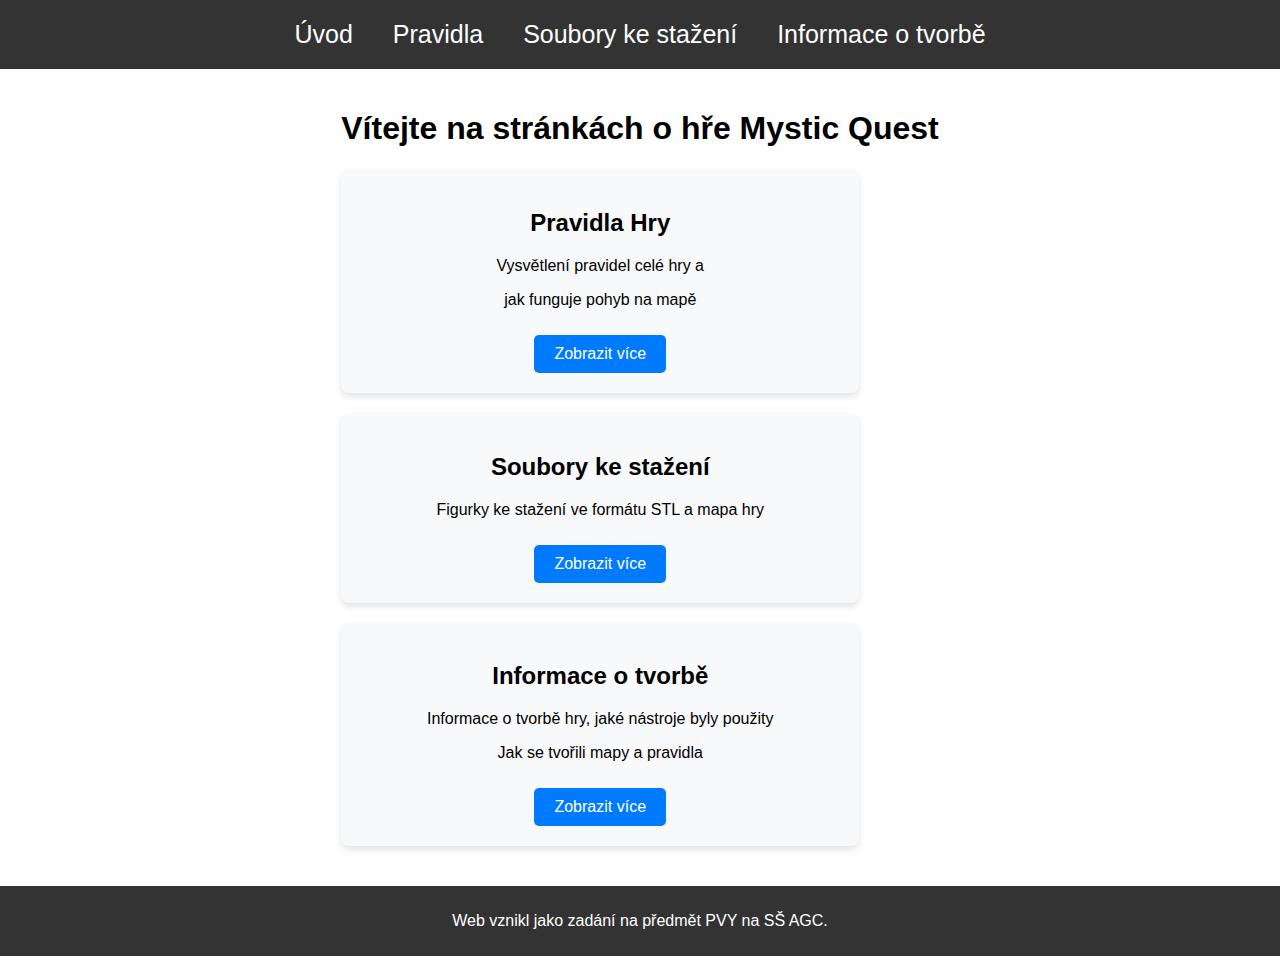
<file: index.html>
<!DOCTYPE html>
<html lang="cs">
   <head>
      <meta charset="UTF-8" />
      <meta name="viewport" content="width=device-width, initial-scale=1.0" />
      <title>Základní poznatky o elektrickém poli</title>
      <link rel="stylesheet" href="index.css" />
      <link rel="stylesheet" href="general.css" />
   </head>
   <body>
      <header>
         <ul>
            <li><a href="index.html">Úvod</a></li>
            <li><a href="pravidla.html">Pravidla</a></li>
            <li><a href="stazeni.html">Soubory ke stažení</a></li>
            <li><a href="info.html">Informace o tvorbě</a></li>
         </ul>
      </header>
      <main>
         <h1>Vítejte na stránkách o hře Mystic Quest</h1>
         <section class="article">
            <h2>Pravidla Hry</h2>
            <p>Vysvětlení pravidel celé hry a</p>
            <p>jak funguje pohyb na mapě</p>
            <p></p>
            <a href="charge.html" class="btn">Zobrazit více</a>
         </section>
         <section class="article">
            <h2>Soubory ke stažení</h2>
            <p>Figurky ke stažení ve formátu STL a mapa hry</p>
            <a href="force.html" class="btn">Zobrazit více</a>
         </section>
         <section class="article">
            <h2>Informace o tvorbě</h2>
            <p>Informace o tvorbě hry, jaké nástroje byly použity</p>
            <p>Jak se tvořili mapy a pravidla</p>
            <a href="potential.html" class="btn">Zobrazit více</a>
         </section>
      </main>
      <footer>
         <p>Web vznikl jako zadání na předmět PVY na SŠ AGC.</p>
      </footer>
   </body>
</html>
</file>
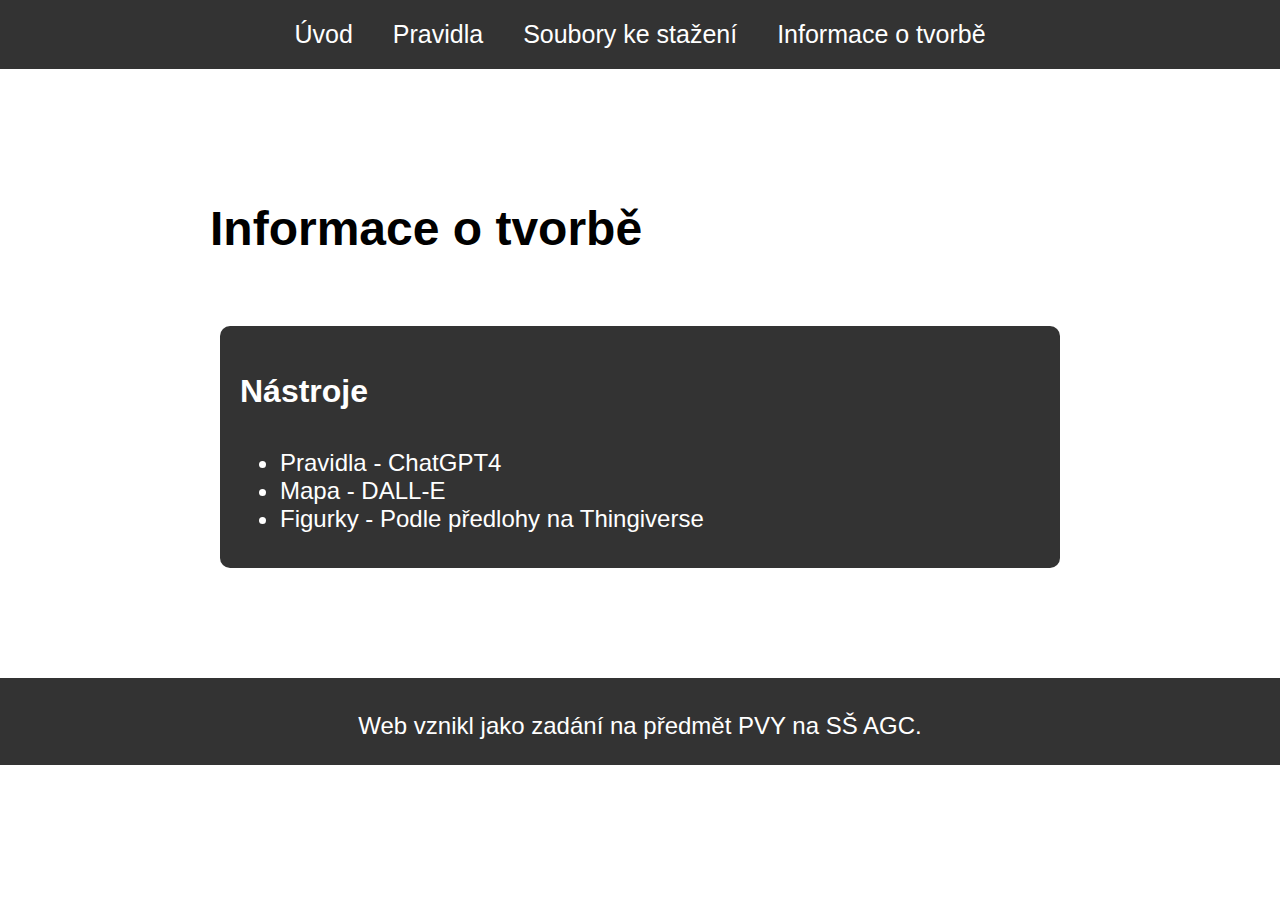
<file: info.html>
<!DOCTYPE html>
<html lang="en">
   <head>
      <meta charset="UTF-8" />
      <meta name="viewport" content="width=device-width, initial-scale=1.0" />
      <link rel="stylesheet" href="general.css" />
      <link rel="stylesheet" href="info.css" />
      <title>El. pole</title>
   </head>

   <body>
     <header>
            <ul>
               <li><a href="index.html">Úvod</a></li>
               <li><a href="pravidla.html">Pravidla</a></li>
               <li><a href="stazeni.html">Soubory ke stažení</a></li>
               <li><a href="info.html">Informace o tvorbě</a></li>
            </ul>
         </header>
      <main>
         <section>
            <h1>Informace o tvorbě</h1>
            <article>
               <h2>Nástroje</h2>
               <ul class="itemsInArticle">
                  <li>Pravidla - ChatGPT4</li>
                  <li>Mapa - DALL-E</li>
                  <li>Figurky - Podle předlohy na Thingiverse</li>
               </ul>
            </article>
         </section>
      </main>
      <footer>
         <p>Web vznikl jako zadání na předmět PVY na SŠ AGC.</p>
      </footer>
   </body>
</html>
</file>
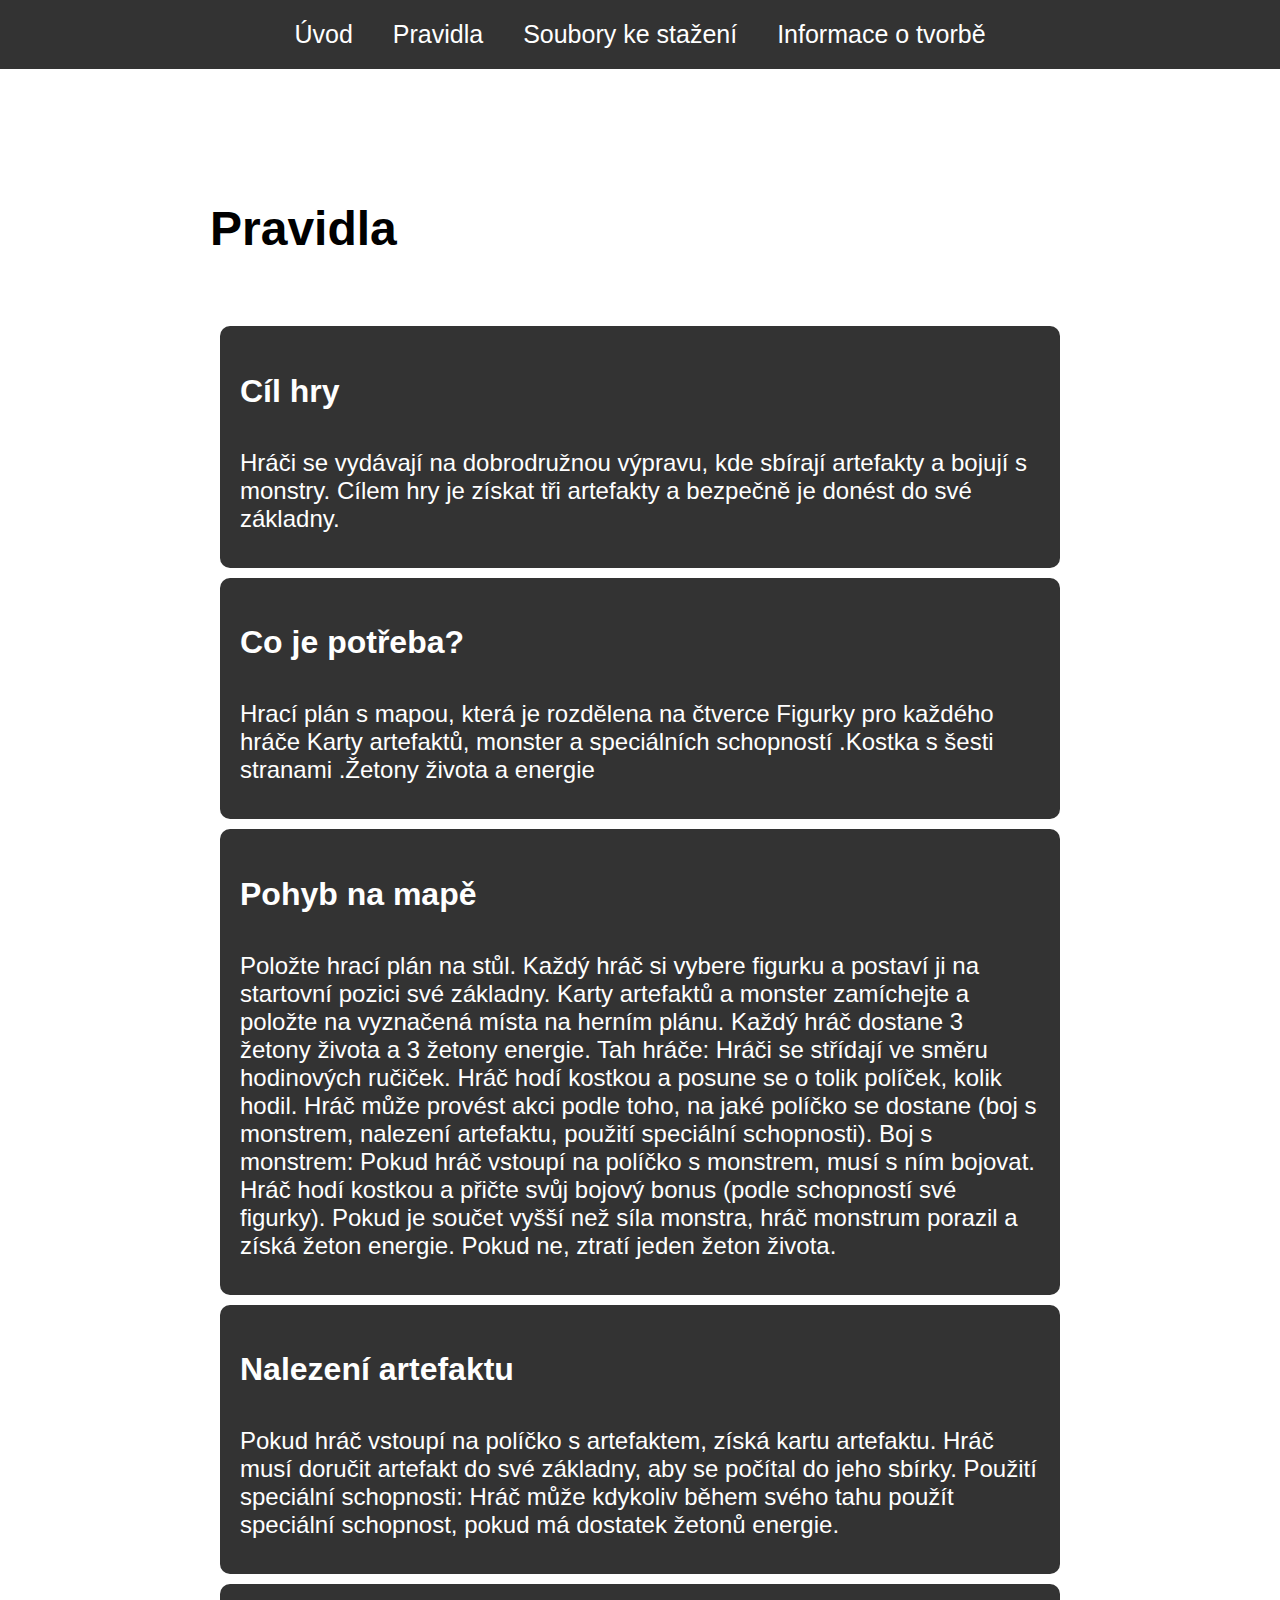
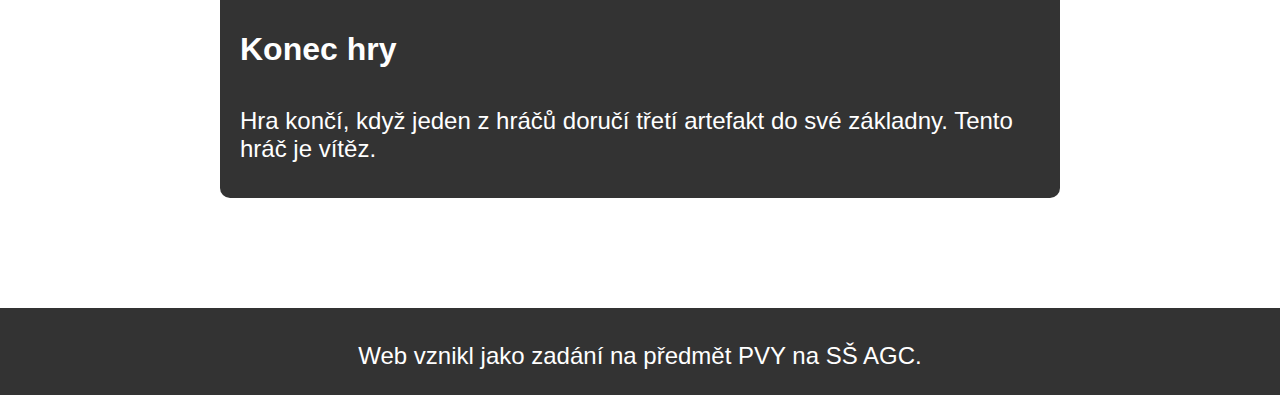
<file: pravidla.html>
<!DOCTYPE html>
<html lang="en">
   <head>
      <meta charset="UTF-8" />
      <meta name="viewport" content="width=device-width, initial-scale=1.0" />
      <link rel="stylesheet" href="general.css" />
      <link rel="stylesheet" href="pravidla.css" />
      <title>El. náboj</title>
   </head>

   <body>
      <header>
         <header>
            <ul>
               <li><a href="index.html">Úvod</a></li>
               <li><a href="pravidla.html">Pravidla</a></li>
               <li><a href="stazeni.html">Soubory ke stažení</a></li>
               <li><a href="info.html">Informace o tvorbě</a></li>
            </ul>
         </header>
      </header>
      <main>
         <section>
            <h1>Pravidla</h1>
            <article>
               <h2>Cíl hry</h2>
               <p>
                  Hráči se vydávají na dobrodružnou výpravu, kde sbírají
                  artefakty a bojují s monstry. Cílem hry je získat tři
                  artefakty a bezpečně je donést do své základny.
               </p>
            </article>
            <article>
               <h2>Co je potřeba?</h2>
               <p>
                  Hrací plán s mapou, která je rozdělena na čtverce Figurky pro
                  každého hráče Karty artefaktů, monster a speciálních
                  schopností .Kostka s šesti stranami .Žetony života a energie
               </p>
            </article>
            <article>
               <h2>Pohyb na mapě</h2>
               <p>
                  Položte hrací plán na stůl. Každý hráč si vybere figurku a
                  postaví ji na startovní pozici své základny. Karty artefaktů a
                  monster zamíchejte a položte na vyznačená místa na herním
                  plánu. Každý hráč dostane 3 žetony života a 3 žetony energie.
                  Tah hráče: Hráči se střídají ve směru hodinových ručiček. Hráč
                  hodí kostkou a posune se o tolik políček, kolik hodil. Hráč
                  může provést akci podle toho, na jaké políčko se dostane (boj
                  s monstrem, nalezení artefaktu, použití speciální schopnosti).
                  Boj s monstrem: Pokud hráč vstoupí na políčko s monstrem, musí
                  s ním bojovat. Hráč hodí kostkou a přičte svůj bojový bonus
                  (podle schopností své figurky). Pokud je součet vyšší než síla
                  monstra, hráč monstrum porazil a získá žeton energie. Pokud
                  ne, ztratí jeden žeton života.
               </p>
            </article>
            <article>
               <h2>Nalezení artefaktu</h2>
               <p>
                  Pokud hráč vstoupí na políčko s artefaktem, získá kartu
                  artefaktu. Hráč musí doručit artefakt do své základny, aby se
                  počítal do jeho sbírky. Použití speciální schopnosti: Hráč
                  může kdykoliv během svého tahu použít speciální schopnost,
                  pokud má dostatek žetonů energie.
               </p>
            </article>
            <article>
               <h2>Konec hry</h2>
               <p>
                  Hra končí, když jeden z hráčů doručí třetí artefakt do své
                  základny. Tento hráč je vítěz.
               </p>
            </article>
         </section>
      </main>
      <footer>
         <p>Web vznikl jako zadání na předmět PVY na SŠ AGC.</p>
      </footer>
   </body>
</html>
</file>
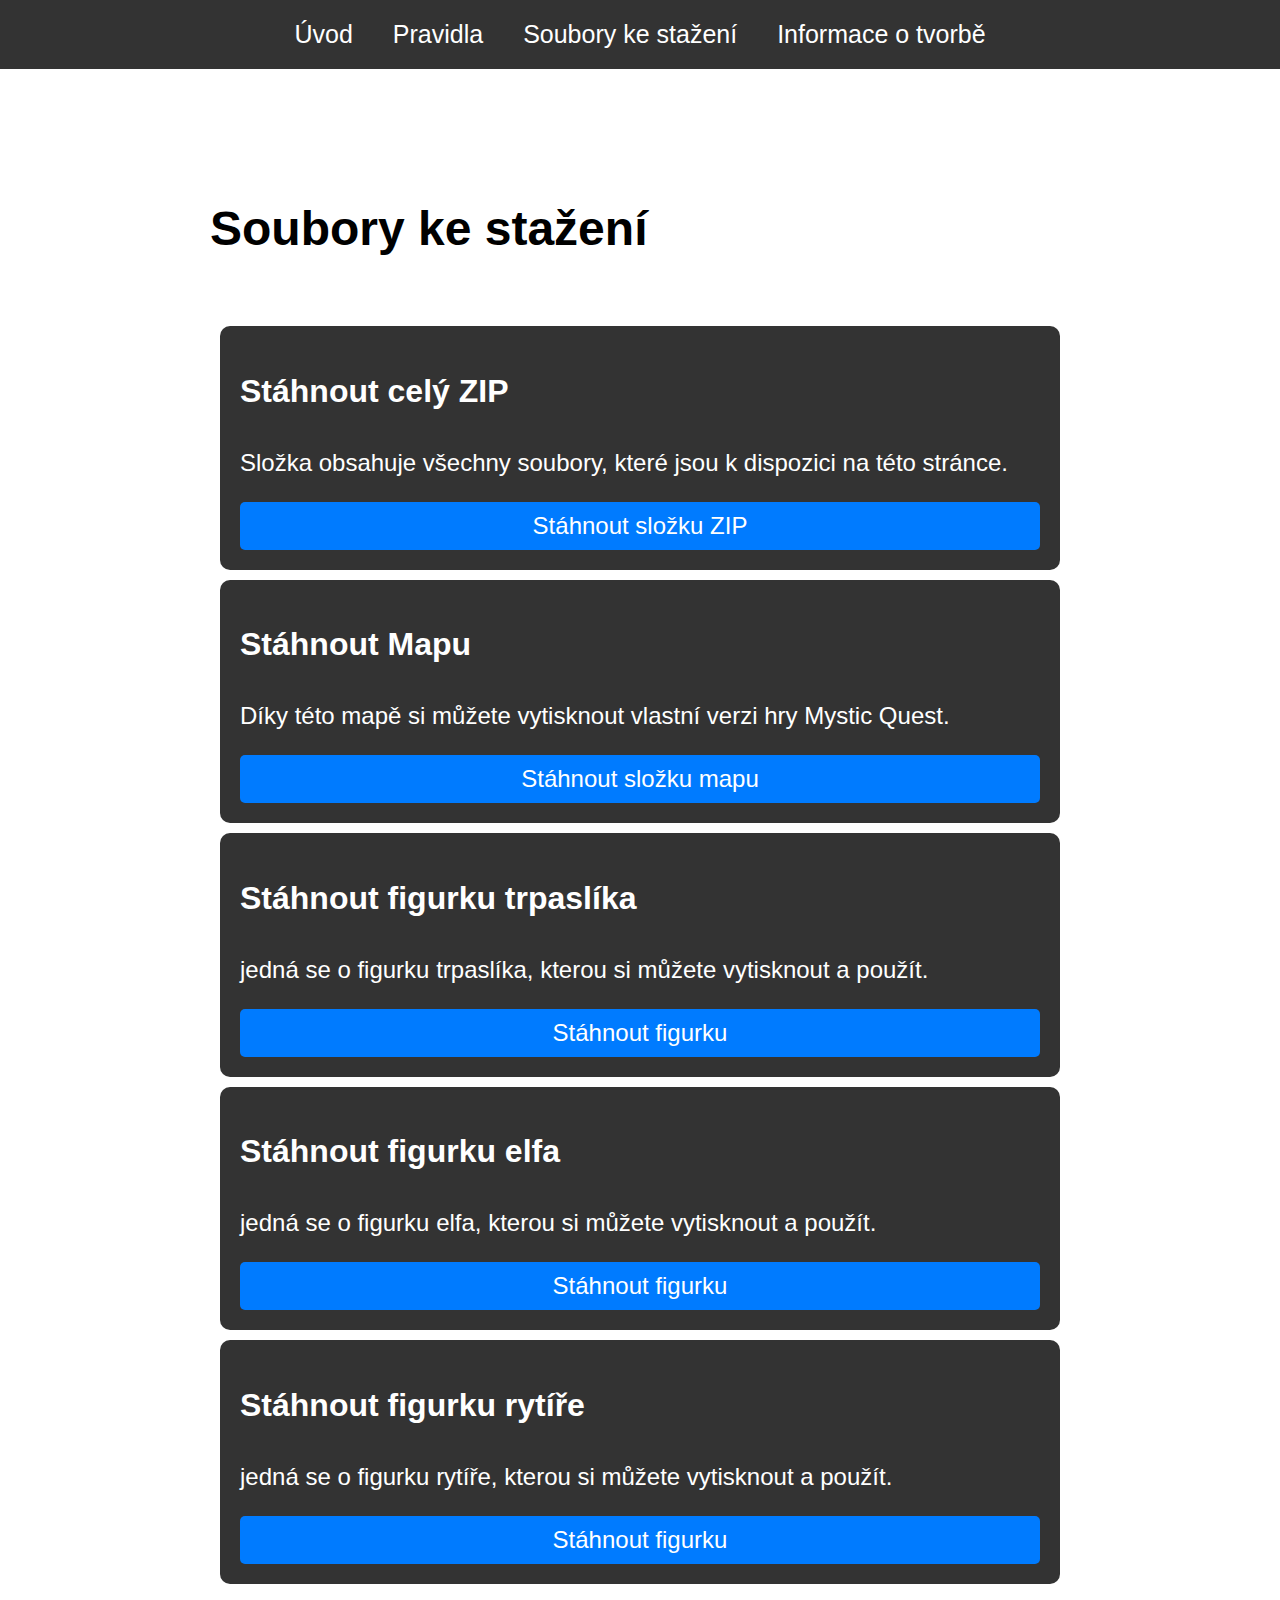
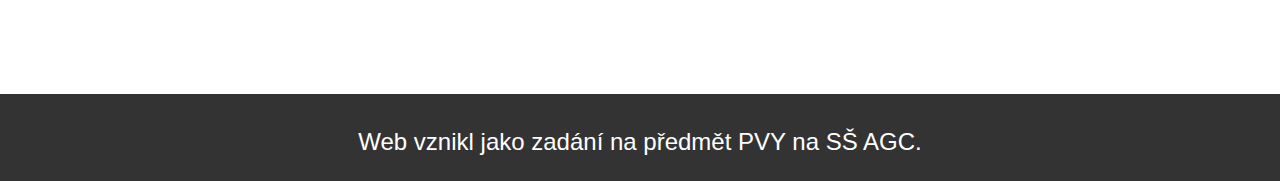
<file: stazeni.html>
<!DOCTYPE html>
<html lang="en">
   <head>
      <meta charset="UTF-8" />
      <meta name="viewport" content="width=device-width, initial-scale=1.0" />
      <link rel="stylesheet" href="general.css" />
      <link rel="stylesheet" href="stazeni.css" />
      <title>Sil. působení</title>
   </head>

   <body>
      <header>
         <header>
            <ul>
               <li><a href="index.html">Úvod</a></li>
               <li><a href="pravidla.html">Pravidla</a></li>
               <li><a href="stazeni.html">Soubory ke stažení</a></li>
               <li><a href="info.html">Informace o tvorbě</a></li>
            </ul>
         </header>
      </header>
      <main>
         <section>
            <h1>Soubory ke stažení</h1>
            <article>
               <h2>Stáhnout celý ZIP</h2>
               <p>
                  Složka obsahuje všechny soubory, které jsou k dispozici na
                  této stránce.
               </p>
               <a
                  href="./Mistic Quest.zip"
                  class="btn"
                  download="Mystic Quest.zip"
                  >Stáhnout složku ZIP</a
               >
            </article>
            <article>
               <h2>Stáhnout Mapu</h2>
               <p>
                  Díky této mapě si můžete vytisknout vlastní verzi hry Mystic
                  Quest.
               </p>
               <a
                  href="./Mistic Quest/Mapa.webp"
                  class="btn"
                  download="Mapa.webp"
                  >Stáhnout složku mapu</a
               >
            </article>
            <article>
               <h2>Stáhnout figurku trpaslíka</h2>
               <p>
                  jedná se o figurku trpaslíka, kterou si můžete vytisknout a
                  použít.
               </p>
               <a
                  href="./Mistic Quest/Figurka-Trpaslík.STL"
                  class="btn"
                  download="Figurka-Trpaslík.STL"
                  >Stáhnout figurku</a
               >
            </article>
            <article>
               <h2>Stáhnout figurku elfa</h2>
               <p>
                  jedná se o figurku elfa, kterou si můžete vytisknout a
                  použít.
               </p>
               <a
                  href="./Mistic Quest/Figurka-Elf.STL"
                  class="btn"
                  download="Figurka-Elf.STL"
                  >Stáhnout figurku</a
               >
            </article>
            <article>
               <h2>Stáhnout figurku rytíře</h2>
               <p>
                  jedná se o figurku rytíře, kterou si můžete vytisknout a
                  použít.
               </p>
               <a
                  href="./Mistic Quest/Figurka-Clovek.STL"
                  class="btn"
                  download="Figurka-Clovek.STL"
                  >Stáhnout figurku</a
               >
            </article>
         </section>
      </main>
      <footer>
         <p>Web vznikl jako zadání na předmět PVY na SŠ AGC.</p>
      </footer>
   </body>
</html>
</file>
<file: index.css>
:root {
    --primary-color: #007bff;
    --primary-hover-color: #0056b3;
    --background-color: #f8f9fa;
    --text-color: white;
    --nav-bg-color: #333;
    --nav-text-hover-bg-color: #ddd;
    --shadow-color: rgba(0, 0, 0, 0.1);

    --nav-padding: 14px 16px;
    --btn-padding: 10px 20px;
    --article-margin-bottom: 20px;
    --article-padding: 20px;
    --img-max-width: 600px;
}




main {
    padding: 20px;
    justify-content: center;
}



.article {
    width: 80%;
    margin-bottom: var(--article-margin-bottom);
    text-align: center;
    background-color: var(--background-color);
    padding: var(--article-padding);
    border-radius: 8px;
    box-shadow: 0 4px 6px var(--shadow-color);
}

.btn {
    display: inline-block;
    padding: var(--btn-padding);
    background-color: var(--primary-color);
    color: var(--text-color);
    text-decoration: none;
    border-radius: 5px;
    margin-top: 10px;
    transition: background-color 0.3s ease;
}

.btn:hover {
    background-color: var(--primary-hover-color);
}

.article img {
    width: 100%;
    max-width: var(--img-max-width);
    height: auto;
    display: block;
    margin: 0 auto var(--article-margin-bottom);
    border-radius: 4px;
}
</file>
<file: general.css>
:root {
    --primary-color: #007bff;
    --primary-hover-color: #0056b3;
    --background-color: #f8f9fa;
    --text-color: white;
    --nav-bg-color: #333;
    --nav-text-hover-bg-color: #ddd;
    --shadow-color: rgba(0, 0, 0, 0.1);

    --nav-padding: 14px 16px;
    --btn-padding: 10px 20px;
    --article-margin-bottom: 20px;
    --article-padding: 20px;
    --img-max-width: 600px;
}

header {
    width: 100%; 
}

header ul {
    list-style-type: none;
    padding: 0;
    background-color: #333;
    overflow: hidden;
    margin: 0;
    width: 100%; 
    display: flex;
    justify-content: center;
}

header ul li {
    float: none;

}

header ul li a {
    display: block;
    color: white;
    text-align: center;
    padding: 20px 20px;
    text-decoration: none;
    text-align: center; 
    font-size: 25px;
}

header ul li a:hover {
    background-color: #ddd;
    color: black;
}

body {
    font-family: 'Arial', sans-serif;
    margin: 0;
    padding: 0;
    box-sizing: border-box;
    display: flex;
    flex-direction: column;
    align-items: center;
    min-height: 100vh;
    justify-content: flex-start; 
    width: 100%; 
}


footer {
    background-color: var(--nav-bg-color);
    color: var(--text-color);
    text-align: center;
    padding-top: 10px;
    padding-bottom: 10px;
    width: 100%;
    margin: 0px;
}
</file>
<file: info.css>
:root {
   --primary-color: #007bff;
   --primary-hover-color: #0056b3;
   --background-color: #f8f9fa;
   --text-color: white;
   --nav-bg-color: #333;
   --nav-text-hover-bg-color: #ddd;
   --shadow-color: rgba(0, 0, 0, 0.1);

   --nav-padding: 14px 16px;
   --btn-padding: 10px 20px;
   --article-margin-bottom: 20px;
   --article-padding: 20px;
   --img-max-width: 600px;
}

main {
   display: flex;
   flex-direction: column;
   align-items: center;
   justify-content: center;
   padding-top: 100px;
   padding-bottom: 100px;
   width: 800px;
}

h1 {
   font-size: 3em;
   margin-bottom: 70px;
}

h2 {
   color: var(--text-color);
   font-size: 2em;
   margin-bottom: 15px;
}

p {
   color: var(--text-color);
   font-size: 1.5em;
   margin-bottom: 15px;
}

.itemsInArticle {
   color: var(--text-color);
   font-size: 1.5em;
   margin-bottom: 15px;
}

article {
   display: flex;
   flex-direction: column;
   background-color: var(--nav-bg-color);
   margin: 10px;
   padding: 20px;
   border-radius: 10px;
   width: 800px;
}
</file>
<file: pravidla.css>
:root {
   --primary-color: #007bff;
   --primary-hover-color: #0056b3;
   --background-color: #f8f9fa;
   --text-color: white;
   --nav-bg-color: #333;
   --nav-text-hover-bg-color: #ddd;
   --shadow-color: rgba(0, 0, 0, 0.1);

   --nav-padding: 14px 16px;
   --btn-padding: 10px 20px;
   --article-margin-bottom: 20px;
   --article-padding: 20px;
   --img-max-width: 600px;
}

main {
   display: flex;
   flex-direction: column;
   align-items: center;
   justify-content: center;
   padding-top: 100px;
   padding-bottom: 100px;
   width: 800px;
}

h1 {
   font-size: 3em;
   margin-bottom: 70px;
}

h2 {
   color: var(--text-color);
   font-size: 2em;
   margin-bottom: 15px;
}

p {
   color: var(--text-color);
   font-size: 1.5em;
   margin-bottom: 15px;
}

.itemsInArticle {
   color: var(--text-color);
   font-size: 1.5em;
   margin-bottom: 15px;
}

article {
   display: flex;
   flex-direction: column;
   background-color: var(--nav-bg-color);
   margin: 10px;
   padding: 20px;
   border-radius: 10px;
   width: 800px;
}
</file>
<file: stazeni.css>
:root {
   --primary-color: #007bff;
   --primary-hover-color: #0056b3;
   --background-color: #f8f9fa;
   --text-color: white;
   --nav-bg-color: #333;
   --nav-text-hover-bg-color: #ddd;
   --shadow-color: rgba(0, 0, 0, 0.1);

   --nav-padding: 14px 16px;
   --btn-padding: 10px 20px;
   --article-margin-bottom: 20px;
   --article-padding: 20px;
   --img-max-width: 600px;
}

main {
   display: flex;
   flex-direction: column;
   align-items: center;
   justify-content: center;
   padding-top: 100px;
   padding-bottom: 100px;
   width: 800px;
}
.btn {
   display: inline-block;
   padding: var(--btn-padding);
   background-color: var(--primary-color);
   color: var(--text-color);
   text-decoration: none;
   border-radius: 5px;
   margin-top: 10px;
   transition: background-color 0.3s ease;
   display: flex;
   justify-content: center;
   font-size: 1.5em;
}

h1 {
   font-size: 3em;
   margin-bottom: 70px;
}

h2 {
   color: var(--text-color);
   font-size: 2em;
   margin-bottom: 15px;
}

p {
   color: var(--text-color);
   font-size: 1.5em;
   margin-bottom: 15px;
}

.itemsInArticle {
   color: var(--text-color);
   font-size: 1.5em;
   margin-bottom: 15px;
}

article {
   display: flex;
   flex-direction: column;
   background-color: var(--nav-bg-color);
   margin: 10px;
   padding: 20px;
   border-radius: 10px;
   width: 800px;
}
</file>
